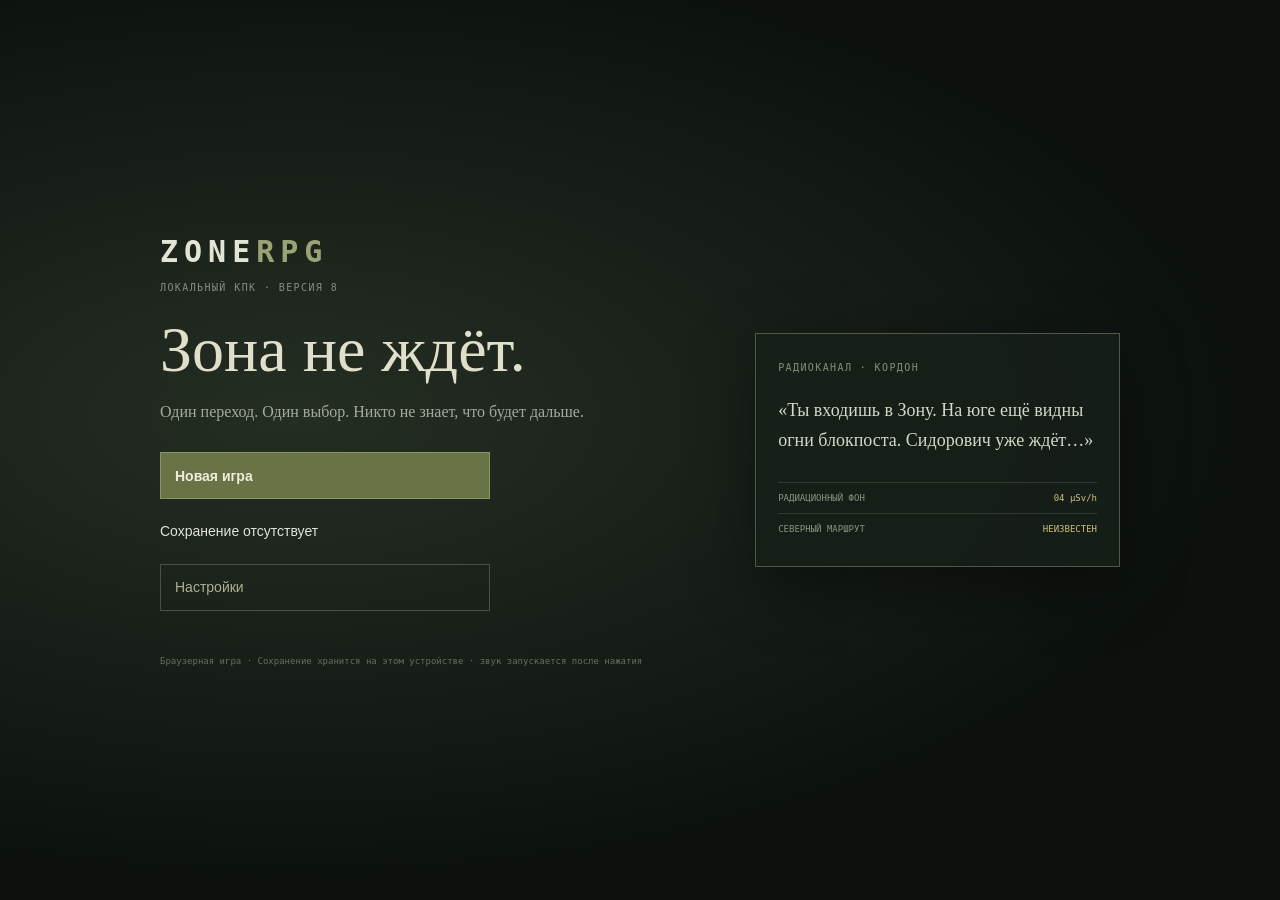
<file: index.html>
<!doctype html>
<html lang="ru">
<head>
  <meta charset="utf-8">
  <meta name="viewport" content="width=device-width, initial-scale=1, viewport-fit=cover">
  <meta name="theme-color" content="#111713">
  <meta name="description" content="ZONE RPG — короткие опасные вылазки в статической браузерной игре о Зоне.">
  <title>ZoneRPG — КПК сталкера</title>
  <link rel="icon" href="assets/favicon.svg" type="image/svg+xml">
  <link rel="stylesheet" href="style.css">
  <script defer src="items.js"></script>
  <script defer src="world.js"></script>
  <script defer src="content-v7.js"></script>
  <script defer src="content-v72.js"></script>
  <script defer src="personal-stories.js"></script>
  <script defer src="expedition.js"></script>
  <script defer src="knowledge.js"></script>
  <script defer src="state.js"></script>
  <script defer src="save.js"></script>
  <script defer src="audio.js"></script>
  <script defer src="engine.js"></script>
  <script defer src="ui.js"></script>
  <script defer src="game.js"></script>
</head>
<body>
  <div id="app" aria-live="polite"><noscript>Для игры включите JavaScript в браузере.</noscript></div>
</body>
</html>
</file>
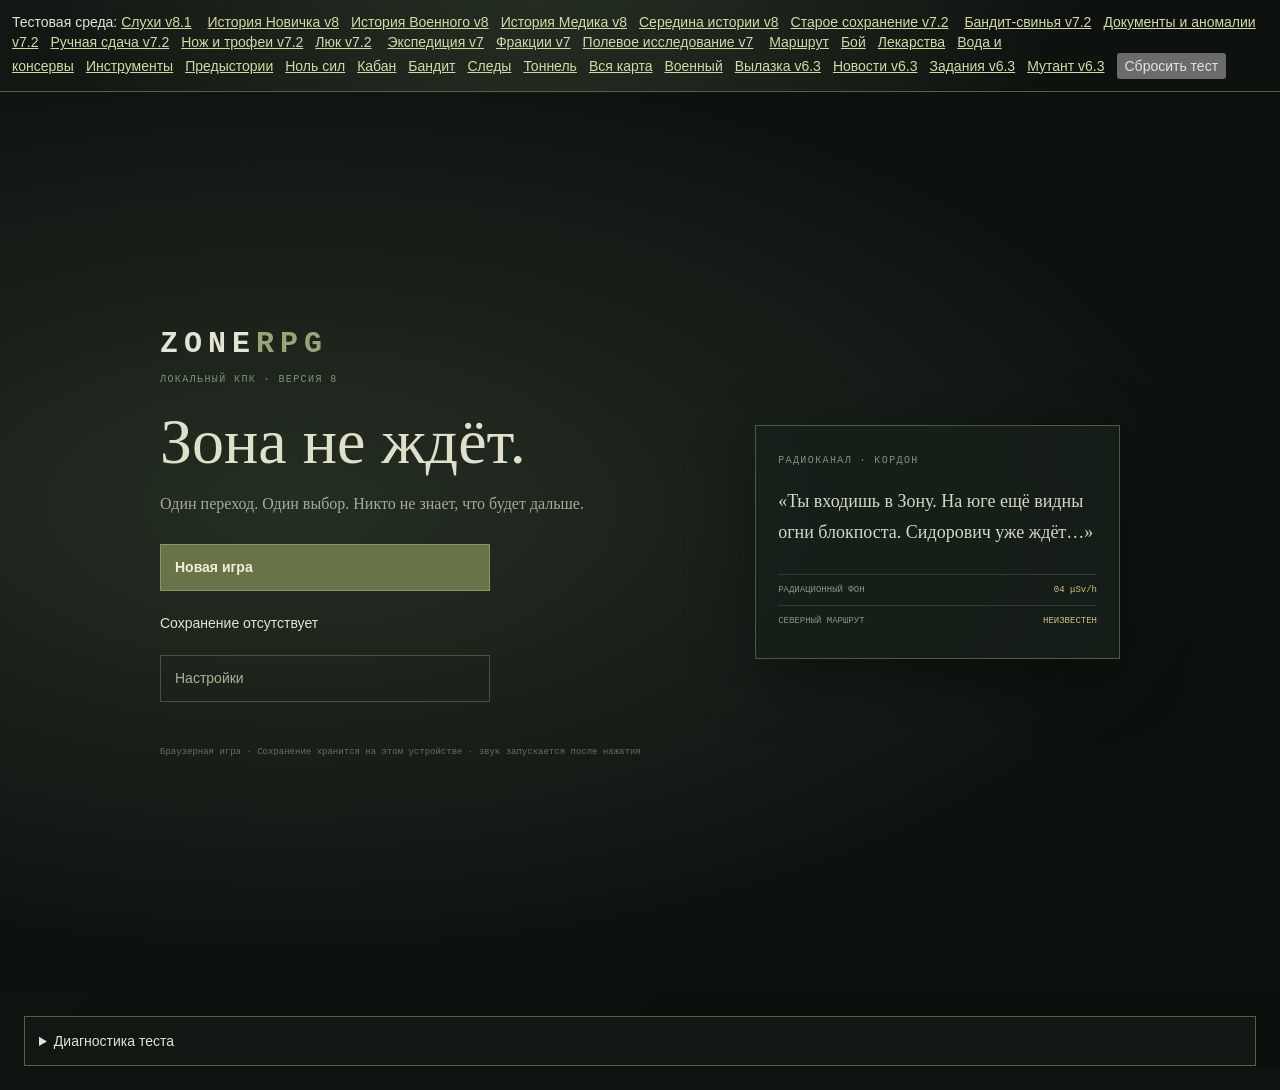
<file: tests/browser.html>
<!doctype html><html lang="ru"><head><meta charset="utf-8"><meta name="viewport" content="width=device-width,initial-scale=1"><base href="../"><title>ZoneRPG — изолированная проверка багов</title><link rel="stylesheet" href="style.css">
<script defer src="items.js"></script><script defer src="world.js"></script><script defer src="content-v7.js"></script>
  <script defer src="content-v72.js"></script>
  <script defer src="personal-stories.js"></script>
  <script defer src="expedition.js"></script>
  <script defer src="knowledge.js"></script>
  <script defer src="state.js"></script><script defer src="save.js"></script><script defer src="tests/browser-fixture.js"></script><script defer src="audio.js"></script><script defer src="engine.js"></script><script defer src="ui.js"></script><script defer src="game.js"></script>
<style>.test-toolbar{padding:12px;border-bottom:1px solid #52614a}.test-toolbar a{color:#d3d9a6;margin:0 12px 0 0}.test-report{margin:24px;padding:14px;border:1px solid #52614a;position:relative;z-index:0;background:#111713}.test-report pre{white-space:pre-wrap;overflow-wrap:anywhere}</style></head><body>
<div class="test-toolbar">Тестовая среда: <a href="tests/browser.html?scenario=v81-rumors">Слухи v8.1</a> <a href="tests/browser.html?scenario=v8-story-rookie">История Новичка v8</a><a href="tests/browser.html?scenario=v8-story-soldier">История Военного v8</a><a href="tests/browser.html?scenario=v8-story-medic">История Медика v8</a><a href="tests/browser.html?scenario=v8-middle-technician">Середина истории v8</a><a href="tests/browser.html?scenario=v8-old">Старое сохранение v7.2</a> <a href="tests/browser.html?scenario=v72-pig">Бандит-свинья v7.2</a><a href="tests/browser.html?scenario=v72-quests">Документы и аномалии v7.2</a><a href="tests/browser.html?scenario=v72-turnin">Ручная сдача v7.2</a><a href="tests/browser.html?scenario=v72-knife">Нож и трофеи v7.2</a><a href="tests/browser.html?scenario=v72-hatch">Люк v7.2</a> <a href="tests/browser.html?scenario=v7-expedition">Экспедиция v7</a><a href="tests/browser.html?scenario=v7-factions">Фракции v7</a><a href="tests/browser.html?scenario=v7-research">Полевое исследование v7</a> <a href="tests/browser.html?scenario=route">Маршрут</a><a href="tests/browser.html?scenario=combat">Бой</a><a href="tests/browser.html?scenario=medicine">Лекарства</a><a href="tests/browser.html?scenario=food">Вода и консервы</a><a href="tests/browser.html?scenario=tools">Инструменты</a><a href="tests/browser.html?scenario=polish">Предыстории</a><a href="tests/browser.html?scenario=stamina">Ноль сил</a><a href="tests/browser.html?scenario=boar">Кабан</a><a href="tests/browser.html?scenario=bandit">Бандит</a><a href="tests/browser.html?scenario=tracks">Следы</a><a href="tests/browser.html?scenario=tunnel">Тоннель</a><a href="tests/browser.html?scenario=atlas">Вся карта</a><a href="tests/browser.html?scenario=checkpoint">Военный</a><a href="tests/browser.html?scenario=session63-warehouses">Вылазка v6.3</a><a href="tests/browser.html?scenario=news63">Новости v6.3</a><a href="tests/browser.html?scenario=quests63">Задания v6.3</a><a href="tests/browser.html?scenario=mutant63">Мутант v6.3</a><button id="reset-test">Сбросить тест</button></div>
<div id="app" aria-live="polite"></div><details class="test-report"><summary>Диагностика теста</summary><pre id="test-status" role="status"></pre></details></body></html>
</file>
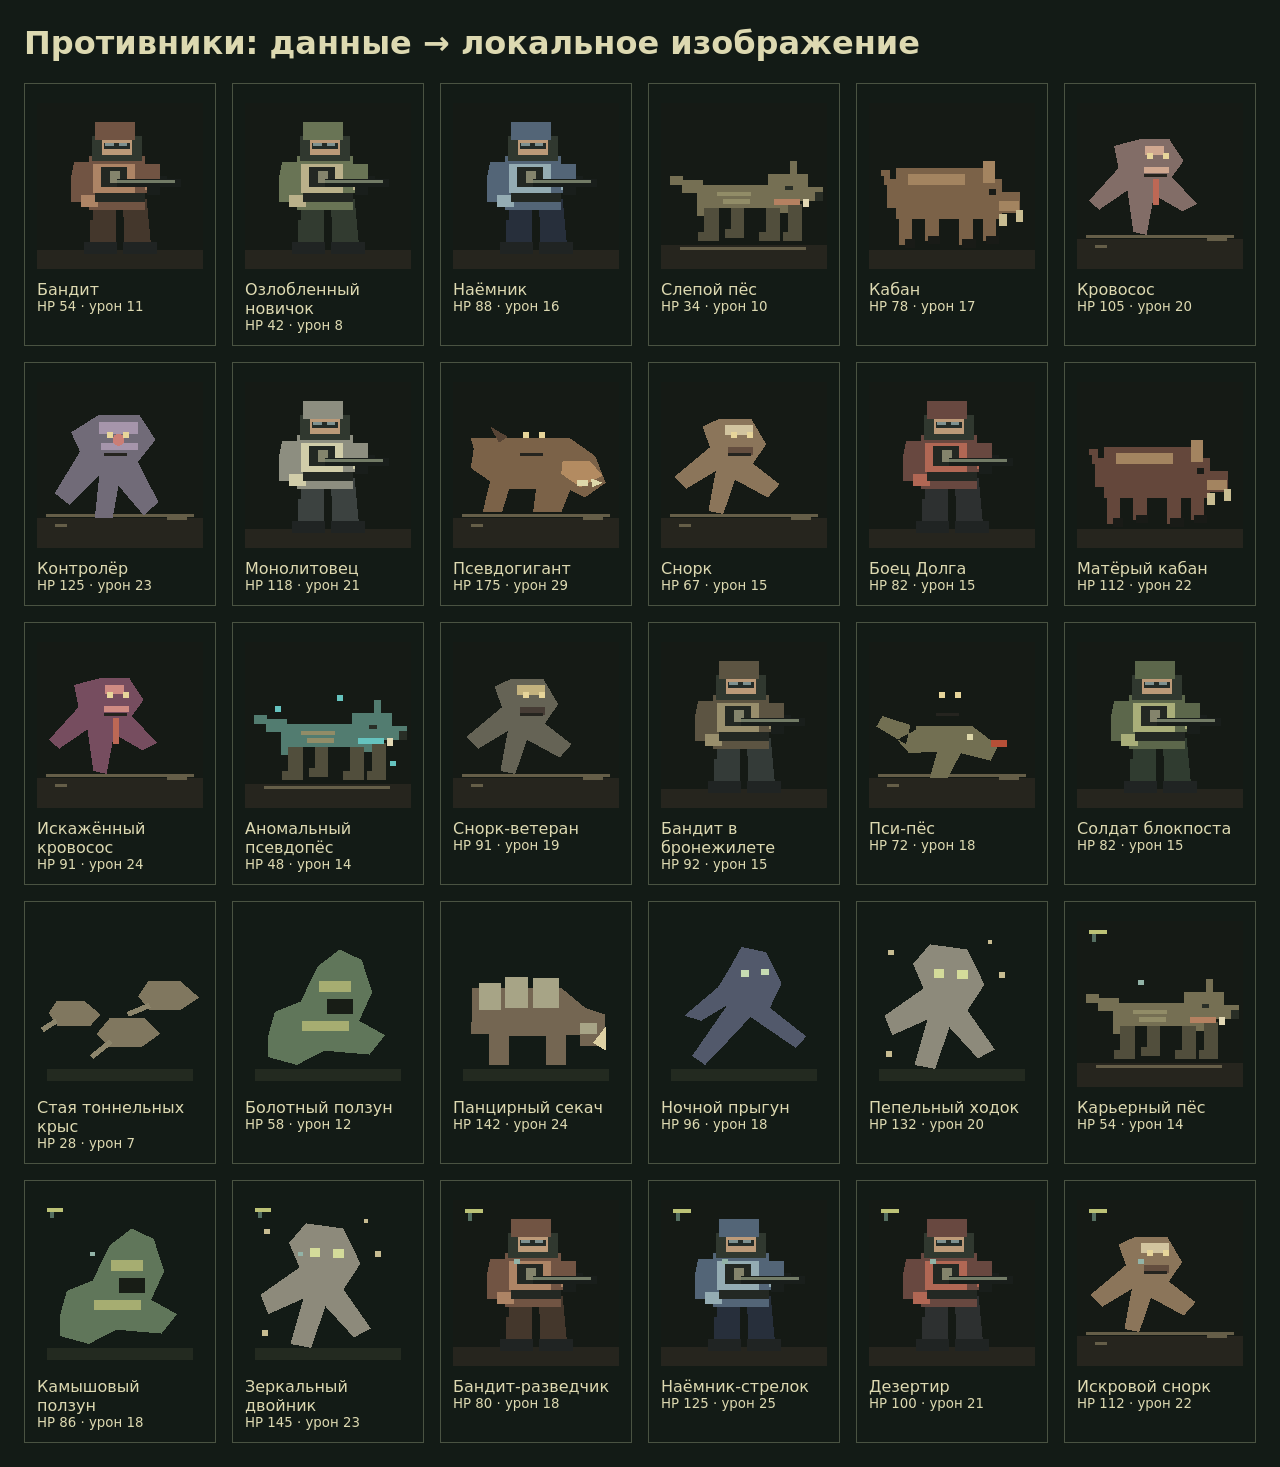
<file: tests/enemies.html>
<!doctype html><html lang="ru"><meta charset="utf-8"><meta name="viewport" content="width=device-width,initial-scale=1"><title>ZoneRPG · проверка противников</title><style>body{background:#131b16;color:#ddd9b1;font:16px system-ui;margin:24px}main{display:grid;grid-template-columns:repeat(auto-fit,minmax(190px,1fr));gap:16px}figure{margin:0;border:1px solid #4a5342;padding:12px}img{width:100%;height:180px;object-fit:contain;image-rendering:pixelated}small{display:block}</style><h1>Противники: данные → локальное изображение</h1><main id="gallery"></main><script src="../items.js"></script><script src="../world.js"></script><script src="../content-v7.js"></script><script>document.getElementById('gallery').innerHTML=Object.entries(ZoneRPGWorld.enemyTypes).map(([id,e])=>'<figure><img src="../assets/sprites/enemy-'+(e.visual||id)+'.svg" alt="'+e.name+'"><figcaption>'+e.name+'<small>HP '+e.hp+' · урон '+e.damage+'</small></figcaption></figure>').join('');</script></html>
</file>
<file: style.css>
:root{color-scheme:dark;--bg:#0e130f;--panel:#171e18;--panel2:#202920;--line:#303b30;--text:#e1e4d6;--muted:#87917e;--olive:#b6c17d;--amber:#c7a064;--red:#cb735e;--blue:#7fa2a0;--scale:1;font-family:Arial,Helvetica,sans-serif}*{box-sizing:border-box}html{min-width:320px;background:var(--bg)}body{margin:0;min-height:100vh;background:radial-gradient(ellipse at 42% -20%,#293226 0,transparent 50%),linear-gradient(135deg,#111712,#0c100d 75%);color:var(--text);font-size:calc(14px * var(--ui-scale,1));line-height:1.45}body:before{position:fixed;inset:0;z-index:-1;content:"";pointer-events:none;background:repeating-linear-gradient(0deg,transparent 0 3px,#b2c18b04 4px)}button,select{font:inherit}button{color:inherit}.game-shell{width:min(1240px,100% - 44px);margin:auto;padding-bottom:100px}.topbar{display:flex;align-items:center;gap:28px;min-height:78px;border-bottom:1px solid var(--line)}.brand{display:flex;align-items:center;gap:8px;color:#e2e6d7;text-decoration:none;font:800 14px/1 monospace;letter-spacing:.12em;white-space:nowrap}.brand-mark{display:grid;place-items:center;width:29px;height:29px;background:var(--olive);color:#182018;clip-path:polygon(0 0,100% 0,100% 73%,73% 100%,0 100%);font-size:17px}.brand-dim{color:#829077}.top-location{display:grid;gap:4px;flex:1}.top-location small,.title-copy>small,.title-brief>span{font:10px monospace;letter-spacing:.14em;color:#82907d}.top-location strong{font:600 17px Georgia,serif}.quick-nav{display:flex;gap:6px}.nav-button,.nav-menu{border:1px solid #394437;background:#182019;padding:8px 10px;color:#bac2ae;font:10px monospace;cursor:pointer}.nav-button:hover,.nav-menu:hover{border-color:var(--olive);color:#f1e9cb}.nav-menu{display:none}.status-strip{display:grid;grid-template-columns:repeat(5,minmax(88px,1fr)) 1.1fr 1.15fr;gap:8px;padding:13px 0;border-bottom:1px solid #293329}.stat-chip{position:relative;display:grid;grid-template-columns:1fr auto;align-items:center;gap:4px 6px;min-width:0;padding:7px 8px;background:#141a15;border:1px solid #242e25}.stat-chip>span{font:9px monospace;color:#8e9989;white-space:nowrap}.stat-chip>strong{font:11px monospace;color:#d6ddc8;white-space:nowrap}.stat-chip>small{grid-column:2;font:9px monospace;color:#b8c28e}.stat-chip>i{grid-column:1/-1;display:block;height:3px;background:#2b342b}.stat-chip>i>b{display:block;height:100%;background:#9fb279}.health-fill{background:#b77462!important}.stamina-fill{background:#80a989!important}.hunger-fill{background:#b8995b!important}.thirst-fill{background:#769c9f!important}.rad-fill{background:#bd7e4e!important}.money-chip,.weapon-chip{min-height:43px}.money-chip strong{color:#dcc37d}.game-main{display:grid;grid-template-columns:minmax(0,1fr) 282px;gap:17px;padding:18px 0}.primary-column,.rail{min-width:0}.ambient-line{display:flex;gap:16px;justify-content:space-between;margin:0 0 12px;padding:8px 11px;background:#141a15;border:1px solid #252e25;color:#899485;font:9px monospace;letter-spacing:.06em}.scene-card,.event-card,.combat-card{padding:24px;background:linear-gradient(130deg,#1a211b,#141a15 72%);border:1px solid #3a4638;box-shadow:0 10px 35px #0002}.scene-kicker{display:flex;align-items:center;justify-content:space-between;gap:10px;color:#98a18f;font:10px monospace;letter-spacing:.08em}.danger-pill{padding:4px 7px;background:#383222;color:#d3b777}.danger-5,.danger-6,.danger-7{background:#3a3021;color:#d49460}.danger-8,.danger-9,.danger-10{background:#432a25;color:#dc8870}.scene-card h1,.combat-card h1{margin:13px 0 9px;font:500 32px/1.15 Georgia,serif;color:#e5e1cc;letter-spacing:-.03em}.scene-card>p,.combat-note{max-width:720px;margin:0;color:#a9b09f;font-size:14px;line-height:1.8}.scene-details{display:flex;flex-wrap:wrap;gap:7px;margin:21px 0;color:#a39971;font:9px monospace;letter-spacing:.08em}.scene-details span{padding:6px 8px;border:1px solid #343d31;background:#171d17}.scene-actions{display:flex;flex-wrap:wrap;gap:8px;margin-top:18px}.primary-button,.secondary-button,.danger-button,.text-button,.choice-button,.tiny-button,.dock-button{border:1px solid #475243;background:#252f25;color:#d9dfd0;padding:11px 14px;text-align:left;cursor:pointer;transition:background .15s,border-color .15s,transform .15s}.primary-button{background:#687348;border-color:#8b9564;color:#f1edda;font-weight:700}.primary-button:hover{background:#798454}.secondary-button:hover,.tiny-button:hover,.choice-button:hover{border-color:#b5bd7d;background:#2c382b}.danger-button{background:#4a2d28;border-color:#895448}.text-button{background:transparent;color:#acb292}.text-button:hover{color:#eee7ca}.scene-actions button{min-height:44px}.explore-limit{display:block;margin-top:15px;color:#798476;font-size:10px}.event-card{border-color:#63573a;background:linear-gradient(125deg,#25241a,#171d16 75%)}.event-label,.combat-kicker{display:flex;align-items:center;gap:9px;color:#c2a96e;font:10px monospace;letter-spacing:.13em}.pulse-dot{width:7px;height:7px;border-radius:50%;background:#cbaa63;box-shadow:0 0 12px #d7b760;animation:pulse 2s infinite}.event-copy{margin:21px 0;color:#e1ddc9;font:500 19px/1.65 Georgia,serif;max-width:780px}.choice-list{display:grid;gap:7px;margin-top:18px}.choice-button{padding:13px 15px;background:#1b221b;border-color:#3e493a;font-size:13px}.choice-button:before{content:'›';margin-right:10px;color:#d0b572;font-weight:bold}.travel-event{border-color:#4b665b}.travel-event .event-label{color:#9dbd9a}.travel-event .pulse-dot{background:#91b495;box-shadow:0 0 10px #91b495}.rail{display:grid;align-content:start;gap:11px}.rail-card{padding:15px;background:#151b16;border:1px solid #2e392f}.section-heading{display:flex;align-items:center;justify-content:space-between;color:#9ca88e;font:10px monospace;letter-spacing:.11em}.section-heading button{border:0;background:none;color:#aeb67d;font:9px monospace;cursor:pointer}.gear-row{display:grid;gap:3px;padding:12px 0;border-bottom:1px solid #293329}.gear-row span,.mini-quest small{color:#758171;font:9px monospace;letter-spacing:.09em}.gear-row strong{color:#daddcb;font-size:13px}.gear-row small{color:#a4aa97;font-size:10px}.artifact-slots{display:flex;gap:6px;margin-top:10px}.artifact-slots span{flex:1;min-width:0;padding:6px 5px;border:1px dashed #434a37;text-align:center;color:#aaa67d;font-size:9px;overflow:hidden;text-overflow:ellipsis}.mini-quest{display:grid;gap:5px;padding:12px 0 3px}.mini-quest strong{color:#d8d9c8;font:13px Georgia,serif}.mini-quest small{line-height:1.6}.quiet{color:#818b7b;font-size:12px;line-height:1.6}.zone-note{display:flex;gap:10px;align-items:flex-start}.zone-note>span{color:#c39a59;font-size:19px}.zone-note p{margin:0;color:#9ba392;font-size:11px;line-height:1.6}.zone-note b{color:#c3cbab}.route-teaser{display:flex;align-items:center;justify-content:space-between;gap:12px;margin-top:12px;padding:14px 16px;background:#151b16;border:1px solid #2d382e}.route-teaser p{margin:5px 0 0;color:#9ba590;font-size:11px}.log-panel{margin-top:12px;padding:14px 16px;background:#111712;border:1px solid #252e26}.log-lines{display:grid;gap:4px;margin-top:10px}.log-lines p{margin:0;color:#788476;font-size:10px;line-height:1.55}.log-lines p.latest{color:#c0c8b4}.action-dock{position:fixed;z-index:5;left:50%;bottom:18px;transform:translateX(-50%);display:flex;gap:5px;width:max-content;max-width:calc(100vw - 22px);padding:6px;background:#141a15ed;border:1px solid #465141;box-shadow:0 10px 32px #0008;backdrop-filter:blur(10px)}.dock-button{display:flex;align-items:center;gap:6px;padding:9px 11px;background:#20281f;border-color:#303b2f;font:10px monospace}.dock-button::first-letter{color:#c4bd83}.dock-button:hover{border-color:#b5bd7d}.combat-card{border-color:#75473c;background:linear-gradient(130deg,#271e1b,#171b16)}.combat-kicker{color:#d18b72}.combat-title-row{display:flex;justify-content:space-between;align-items:end;gap:16px;margin:14px 0}.combat-title-row>div:first-child small{color:#ad8475;font:9px monospace;letter-spacing:.13em}.combat-title-row h1{margin:3px 0}.enemy-health{width:min(190px,40%);font:10px monospace;color:#d6aa96}.enemy-health i,.faction-row i{display:block;height:5px;margin-top:6px;background:#402823}.enemy-health b{display:block;height:100%;background:#bd6256}.combat-note{font-size:12px}.combat-stats{display:flex;justify-content:space-between;gap:10px;margin:16px 0;padding:10px;background:#181d18;color:#b9c0b0;font:10px monospace}.combat-actions{display:grid;grid-template-columns:repeat(2,minmax(0,1fr));gap:7px}.combat-actions button{min-height:43px}.combat-log{margin-top:15px;padding:11px 12px;background:#111612;border:1px solid #303630}.combat-log p{margin:4px 0;color:#a9b09d;font-size:11px}.overlay-shade{position:fixed;inset:0;z-index:10;display:grid;place-items:center;padding:20px;background:#080c09d9;backdrop-filter:blur(4px)}.panel-window{position:relative;width:min(780px,100%);max-height:min(86vh,860px);overflow:auto;padding:23px;background:#171e18;border:1px solid #55624f;box-shadow:0 24px 90px #000b}.panel-window-head{display:flex;align-items:center;justify-content:space-between;gap:12px;margin-bottom:15px}.panel-window-head small,.death-panel>small{color:#a6a67c;font:9px monospace;letter-spacing:.14em}.panel-window-head h2{margin:4px 0 0;font:500 26px Georgia,serif;color:#e4e2ce}.close-button{width:34px;height:34px;border:1px solid #465143;background:#202920;color:#d6d8c8;font-size:22px;cursor:pointer}.panel-window h3{margin:18px 0 8px;color:#aeb68e;font:10px monospace;letter-spacing:.11em}.panel-intro{color:#a4ad9a;font-size:12px;line-height:1.6}.panel-summary,.panel-footnote,.shop-wallet{margin-bottom:12px;padding:9px 11px;background:#20281f;color:#aeb99d;font:10px monospace}.panel-footnote{margin:14px 0 0;background:none;color:#7e8879;line-height:1.5}.item-list,.quest-list,.shop-list,.sell-list{display:grid;gap:7px}.item-row-card,.shop-row{display:flex;align-items:center;gap:12px;padding:11px;background:#20281f;border:1px solid #303b30}.item-symbol{display:grid;place-items:center;flex:0 0 38px;width:38px;height:38px;background:#303a2f;border:1px solid #414d3b;color:#d3c78e;font:18px monospace}.type-artifact{color:#d6b76c}.type-armor{color:#8ea994}.type-medicine{color:#d88d77}.item-info{flex:1;min-width:0}.item-info strong{display:block;color:#e1e1d1;font-size:12px}.item-info strong em{margin-left:7px;color:#b4c07d;font:8px monospace;font-style:normal;letter-spacing:.08em}.item-info p{margin:3px 0;color:#9ba492;font-size:10px;line-height:1.45}.item-info small{color:#788477;font:9px monospace}.item-row-actions{display:flex;flex-wrap:wrap;justify-content:flex-end;gap:5px}.tiny-button{padding:7px 9px;font-size:10px}.quest-card{display:flex;align-items:center;gap:12px;padding:12px;background:#20281f;border:1px solid #303b30}.quest-card>div:nth-child(2){flex:1}.quest-card strong{font:14px Georgia,serif;color:#e0dfcf}.quest-card p{margin:4px 0;color:#9da593;font-size:11px;line-height:1.5}.quest-card small{color:#ad9c6f;font:9px monospace}.quest-mark{display:grid;place-items:center;flex:0 0 32px;height:32px;border:1px solid #5f6246;border-radius:50%;color:#d4c782}.offer{border-style:dashed}.zone-map{position:relative;width:100%;height:clamp(280px,48vh,410px);overflow:hidden;margin:17px 0;background:radial-gradient(ellipse,#263328,#151b16 74%);border:1px solid #354235}.zone-map:before,.zone-map:after{position:absolute;content:"";background:#9a8e6240}.zone-map:before{left:0;right:0;top:52%;height:1px}.zone-map:after{top:0;bottom:0;left:48%;width:1px}.zone-map svg{position:absolute;inset:0;width:100%;height:100%;overflow:visible}.map-path{stroke:#4c5743;stroke-width:.6;stroke-dasharray:1.5 1.2}.map-path.mapped{stroke:#a2a576;stroke-width:.85;stroke-dasharray:none}.map-node{position:absolute;z-index:1;transform:translate(-50%,-50%);display:grid;gap:2px;max-width:135px;padding:6px 8px;background:#222c23;border:1px solid #627154;color:#d6ddc7;text-align:left;cursor:pointer}.map-node b{font-size:9px;white-space:nowrap}.map-node small{font:7px monospace;color:#abb18b;white-space:nowrap}.map-node.current{border-color:#e0d28d;background:#42402a;box-shadow:0 0 15px #d4ca7566}.map-node.locked{background:#151a16;border-color:#353b32;color:#6c7467}.map-node:disabled{cursor:not-allowed}.map-legend{display:flex;flex-wrap:wrap;gap:15px;color:#8c9787;font:9px monospace}.map-legend i{display:inline-block;width:7px;height:7px;margin-right:5px;border-radius:50%;background:#9fae7f}.map-legend .current-dot{background:#e1d38e}.map-legend .locked-dot{background:#555c50}.route-list{margin-top:15px}.route-row,.sell-row,.gear-select{display:flex;align-items:center;justify-content:space-between;gap:9px;padding:9px 0;border-bottom:1px solid #2c352c}.route-row>span{display:grid;gap:3px}.route-row b,.sell-row span,.gear-select span{color:#d4d9c9;font-size:11px}.route-row small,.sell-row small{color:#848e7f;font-size:9px}.disabled{opacity:.48;cursor:not-allowed}.character-summary{display:flex;align-items:center;gap:12px;padding:12px;background:#20281f}.rank-badge{display:grid;place-items:center;width:48px;height:48px;border:1px solid #98976c;color:#d1cc91;font:20px monospace}.character-summary h3{margin:0;font:16px Georgia,serif}.character-summary p{margin:4px 0 0;color:#909988;font-size:10px}.gear-select-list{display:grid;grid-template-columns:repeat(2,minmax(0,1fr));gap:0 15px}.gear-select .tiny-button{padding:5px}.two-columns{display:grid;grid-template-columns:1fr 1fr;gap:25px;margin-top:12px}.two-columns p{margin:6px 0;color:#aab09d;font-size:11px}.faction-row{display:grid;grid-template-columns:70px 1fr 32px;align-items:center;gap:7px;margin:8px 0;color:#aab19e;font-size:9px}.faction-row>div{min-width:0}.faction-row i{margin:0;background:#343a30}.faction-row i b{display:block;height:100%}.faction-row strong{text-align:right;font:10px monospace;color:#d0c88e}.shop-wallet{color:#899483}.shop-wallet b{margin-left:10px;color:#dfcc7d}.shop-row{margin:0}.sell-row{padding:8px 3px}.person-row{display:flex;align-items:center;gap:12px;padding:12px 0;border-bottom:1px solid #303a30}.npc-face{display:grid;place-items:center;flex:0 0 38px;height:38px;background:#30392d;color:#cfbf81;font-size:18px}.person-row>div:nth-child(2){flex:1}.person-row strong,.person-row small{display:block}.person-row strong{font:14px Georgia,serif}.person-row small{margin-top:3px;color:#87927f;font:9px monospace}.person-row p{margin:5px 0 0;color:#a6ad9c;font-size:10px}.setting-line{display:flex;justify-content:space-between;align-items:center;padding:14px 0;border-bottom:1px solid #303a30;color:#bdc4b3;font-size:12px}.setting-line select{padding:7px 10px;background:#202920;border:1px solid #4c5948;color:#e1e2d4}.death-panel{width:min(560px,100%);text-align:center;padding:35px}.death-panel h1{margin:8px;font:500 38px Georgia,serif;color:#e2d2bf}.death-panel>p{color:#a6a99d}.death-stats{display:grid;grid-template-columns:repeat(5,1fr);gap:6px;margin:18px 0}.death-stats span{padding:9px 4px;background:#202720;color:#899283;font:8px monospace}.death-stats b{display:block;margin-top:6px;color:#d5d7c4;font-size:11px}.title-screen{display:grid;place-items:center;min-height:100svh;padding:25px;background:radial-gradient(ellipse at 23% 46%,#252e23,#0c110e 68%)}.title-grid{display:grid;grid-template-columns:1.1fr .75fr;gap:60px;align-items:center;width:min(1000px,100%);padding:20px}.brand-large{font:800 30px monospace;letter-spacing:.2em;color:#e2e4d4}.brand-large span{color:#99a375}.title-copy>small{display:block;margin-top:13px}.title-copy h1{margin:25px 0 10px;font:500 clamp(38px,6vw,64px)/1 Georgia,serif;color:#e0dfca}.title-copy>p{max-width:460px;color:#a4ab9a;font:16px/1.7 Georgia,serif}.title-actions{display:grid;gap:8px;max-width:330px;margin-top:27px}.title-actions button{min-height:47px}.title-foot{margin-top:45px;color:#647063;font:9px monospace}.title-brief{padding:22px;background:#171f19d9;border:1px solid #4b5949;box-shadow:0 18px 60px #0006}.title-brief p{margin:18px 0 26px;color:#d3d7c6;font:18px/1.7 Georgia,serif}.brief-readout{display:flex;justify-content:space-between;gap:15px;padding:10px 0;border-top:1px solid #303a30;font:9px monospace;color:#899482}.brief-readout b{color:#d1bf7f;font-weight:400}.home-panel{padding:16px}@keyframes pulse{50%{opacity:.45;box-shadow:0 0 4px #d7b760}}body[data-motion=reduced] *,body[data-motion=reduced] *:before,body[data-motion=reduced] *:after{animation-duration:.01ms!important;transition-duration:.01ms!important}
@media(max-width:950px){.game-shell{width:calc(100% - 28px)}.status-strip{grid-template-columns:repeat(4,minmax(0,1fr))}.weapon-chip,.money-chip{grid-column:span 2}.game-main{grid-template-columns:minmax(0,1fr) 245px}.quick-nav{gap:4px}.nav-button{padding:7px}}
@media(max-width:720px){.game-shell{width:100%;padding:0 12px 95px}.topbar{min-height:65px;gap:10px}.top-location{display:none}.quick-nav{margin-left:auto}.nav-button{font-size:9px;padding:7px 8px}.status-strip{grid-template-columns:repeat(3,minmax(0,1fr));gap:5px;padding:9px 0}.stat-chip{padding:6px}.stat-chip>span{font-size:8px}.stat-chip>strong{font-size:10px}.game-main{grid-template-columns:1fr;padding-top:11px}.rail{grid-template-columns:repeat(2,minmax(0,1fr))}.zone-note{display:none}.scene-card,.event-card,.combat-card{padding:18px}.scene-card h1,.combat-card h1{font-size:27px}.event-copy{font-size:17px}.ambient-line{gap:8px;font-size:8px}.ambient-line span:last-child{display:none}.action-dock{bottom:env(safe-area-inset-bottom,10px);width:calc(100% - 14px);justify-content:space-around;gap:2px}.dock-button{display:grid;justify-items:center;gap:1px;flex:1;min-width:0;padding:7px 2px;font-size:8px;text-align:center}.dock-button::first-letter{font-size:15px}.panel-window{padding:17px;max-height:90svh}.title-screen{padding:18px}.title-grid{grid-template-columns:1fr;gap:28px;max-width:510px;padding:0}.title-copy h1{margin-top:18px}.title-foot{margin-top:22px}.title-brief{padding:16px}.title-brief p{font-size:15px;margin:11px 0 17px}.zone-map{height:320px}.map-node{max-width:103px;padding:5px}.map-node b{font-size:8px}.map-node small{font-size:6px}}
@media(max-width:430px){.game-shell{padding-left:8px;padding-right:8px}.brand{font-size:11px}.brand-mark{width:25px;height:25px}.nav-button{padding:7px 6px}.nav-button:nth-child(2){display:none}.status-strip{grid-template-columns:repeat(2,minmax(0,1fr))}.stat-chip{min-height:45px}.stat-chip.money-chip,.stat-chip.weapon-chip{grid-column:span 1}.rail{grid-template-columns:1fr}.quest-highlight{display:none}.combat-actions{grid-template-columns:1fr 1fr}.combat-stats{font-size:8px}.scene-details{gap:4px}.scene-details span{font-size:8px;padding:5px}.route-teaser{padding:11px}.route-teaser .secondary-button{padding:9px}.action-dock{bottom:calc(env(safe-area-inset-bottom,0px) + 4px)}.dock-button{font-size:7px}.gear-select-list{grid-template-columns:1fr}.two-columns{grid-template-columns:1fr;gap:10px}.death-stats{grid-template-columns:repeat(3,1fr)}.item-row-card,.shop-row{align-items:flex-start;flex-wrap:wrap}.item-info{min-width:calc(100% - 55px)}.item-row-actions{width:100%;justify-content:flex-start;padding-left:49px}.map-node{max-width:83px;padding:4px}.map-node b{font-size:7px}.map-node small{font-size:5px}.map-legend{gap:8px;font-size:8px}}

.event-return{margin-top:12px;padding:8px 12px;border:1px solid #3d4938;background:#182019;color:#9ba38d;font-size:11px}.event-return:hover{border-color:#78865d;color:#e7dfc2}
.combat-arena{position:relative;overflow:hidden}.combat-opponent{display:grid;grid-template-columns:minmax(0,1fr) minmax(170px,.7fr);align-items:center;gap:12px}.sprite-stage{position:relative;display:grid;place-items:center;min-height:190px;overflow:hidden;background:radial-gradient(ellipse at 50% 75%,#62624655,transparent 62%),linear-gradient(180deg,#171c17,#22271e 72%,#343125);border:1px solid #49453a}.sprite-stage:after{content:"";position:absolute;left:8%;right:8%;bottom:22px;height:1px;background:#a19a6e55}.enemy-sprite{width:min(100%,210px);height:185px;object-fit:contain;image-rendering:pixelated;filter:drop-shadow(0 12px 10px #0009);animation:enemy-idle 2.8s ease-in-out infinite}.sprite-caption{position:absolute;bottom:7px;z-index:1;color:#b4a980;font:9px monospace;letter-spacing:.12em}.combat-player{display:flex;align-items:center;gap:15px;margin:15px 0;padding:10px 13px;background:#111713;border:1px solid #333c32}.player-sprite{width:55px;height:74px;object-fit:contain;image-rendering:pixelated}.player-combat-stats{display:grid;flex:1;gap:4px;color:#c2c9b7;font:9px monospace}.player-combat-stats>i,.player-combat-stats>i>b{display:block;height:4px;background:#333a31}.player-combat-stats>i>b{background:#90a777}.player-combat-stats>span{margin-top:5px;color:#d0c487}.combat-fire{box-shadow:inset 0 0 0 1px #db9b7066}.combat-arena[data-enemy="boar"] .sprite-stage{background:radial-gradient(ellipse at 50% 75%,#77613d77,transparent 65%),linear-gradient(180deg,#191b15,#30271d)}.combat-arena[data-enemy="bloodsucker"] .sprite-stage,.combat-arena[data-enemy="controller"] .sprite-stage{background:radial-gradient(ellipse at 50% 70%,#74474666,transparent 65%),linear-gradient(180deg,#171719,#292020)}.combat-log p:first-child{color:#e0d09a}.profile-sprite{width:58px;height:78px;object-fit:contain;image-rendering:pixelated;background:#121712;border:1px solid #41483a}.journal-list{display:grid;gap:8px}.journal-entry{padding:11px 13px;background:#20281f;border-left:2px solid #ac9e65}.journal-entry small{color:#a49b70;font:9px monospace}.journal-entry p{margin:5px 0 0;color:#d1d5c5;font:14px/1.6 Georgia,serif}.weight-warning{color:#e2a071!important;border-color:#9a5948!important;animation:warning-pulse 1.8s ease-in-out infinite}.stat-chip:has(.hunger-fill) strong,.stat-chip:has(.thirst-fill) strong{transition:color .25s}.stat-chip:has(.hunger-fill) strong:after,.stat-chip:has(.thirst-fill) strong:after{content:""}.screen-fx{position:fixed;z-index:8;inset:0;pointer-events:none;border:0 solid transparent;transition:box-shadow .25s,background .25s}.screen-fx~.game-shell{position:relative}.feedback-damage .screen-fx{box-shadow:inset 0 0 8vw 2vw #a51f1f7a}.feedback-shot .combat-arena{animation:shot-kick .12s ease-out}.feedback-hit .sprite-stage{animation:hit-flash .2s ease-out}.feedback-rare .screen-fx{box-shadow:inset 0 0 0 3px #d8bb7166,0 0 80px #d8bb7122}.feedback-rare .event-card{animation:rare-pulse .65s ease-in-out}.topbar .nav-button:focus-visible,.action-dock button:focus-visible,button:focus-visible{outline:2px solid #d9c77d;outline-offset:2px}.person-actions{display:flex;flex-wrap:wrap;gap:5px}.person-actions .tiny-button{padding:6px 8px}.map-node{width:min(132px,17vw);min-height:39px;box-shadow:0 3px 9px #0007}.map-node b,.map-node small{overflow:hidden;text-overflow:ellipsis}.map-node b{white-space:normal;line-height:1.15}.map-node small{white-space:nowrap}.map-path{stroke-width:.45}.map-path.mapped{stroke-width:.75}.stat-chip:has(.hunger-fill)>i>b{transition:width .28s}.stat-chip:has(.thirst-fill)>i>b{transition:width .28s}.stat-chip:has(.rad-fill)>i>b{transition:width .28s}.status-strip .stat-chip:has(.health-fill){transition:filter .2s}.status-strip .stat-chip:has(.rad-fill)>strong{transition:color .2s}body[data-rad=high] .status-strip .stat-chip:has(.rad-fill){border-color:#845346;box-shadow:0 0 13px #a24b2b22}body[data-hunger=high] .status-strip .stat-chip:has(.hunger-fill),body[data-thirst=high] .status-strip .stat-chip:has(.thirst-fill){border-color:#92734c;animation:warning-pulse 2.2s ease-in-out infinite}body[data-overweight=true] .status-strip .money-chip{border-color:#9a5948}.game-shell:after{content:"";position:fixed;z-index:9;inset:0;pointer-events:none;transition:box-shadow .25s}body[data-hp=low] .game-shell:after{box-shadow:inset 0 0 9vmin 1.5vmin #9c29232c}body[data-hp=critical] .game-shell:after{box-shadow:inset 0 0 13vmin 2vmin #b21d2566;animation:critical-pulse 1.7s ease-in-out infinite}body[data-rad=high] .game-shell{filter:saturate(.88)}@keyframes enemy-idle{50%{transform:translateY(-4px)}}@keyframes shot-kick{45%{transform:translateX(-3px)}}@keyframes hit-flash{35%{filter:brightness(1.8) sepia(.35)}}@keyframes rare-pulse{50%{filter:brightness(1.25);box-shadow:0 0 34px #d8bb7130}}@keyframes warning-pulse{50%{filter:brightness(1.18)}}@keyframes critical-pulse{50%{box-shadow:inset 0 0 17vmin 3vmin #b21d2548}}
@media(max-width:720px){.combat-opponent{grid-template-columns:1fr}.sprite-stage{min-height:165px;grid-row:1}.enemy-sprite{height:155px;width:180px}.combat-title-row{align-items:center}.map-node{width:19vw;min-height:34px;padding:4px}.map-node b{font-size:7px}.map-node small{font-size:5px}.map-path{stroke-width:.6}.person-row{align-items:flex-start;flex-wrap:wrap}.person-row>div:nth-child(2){min-width:calc(100% - 65px)}.person-actions{width:100%;margin-left:50px}.player-combat-stats{font-size:8px}}
@media(max-width:430px){.combat-opponent{gap:8px}.combat-player{gap:8px;padding:8px}.player-sprite{width:42px;height:62px}.combat-log{padding:8px}.map-node{width:21vw;min-height:31px}.zone-map{height:360px}.profile-sprite{width:48px;height:66px}}
body[data-event-rare=true] .event-card{border-color:#a58e58;box-shadow:0 0 30px #b99a4730,0 10px 35px #0004}body[data-event-rare=true] .event-label{color:#e0ca83}body[data-event-rare=true] .event-card .pulse-dot{background:#f0da8f;box-shadow:0 0 17px #f0da8f;animation:pulse .7s infinite}.travel-transition .game-shell{animation:travel-in .54s ease-out}.combat-start .combat-arena{animation:combat-in .42s cubic-bezier(.2,.8,.3,1)}.feedback-loot .log-panel{animation:loot-glow .55s ease-out}.npc-face img{width:34px;height:34px;object-fit:contain;image-rendering:pixelated}.npc-face{overflow:hidden}.event-card .choice-button:active,.primary-button:active,.secondary-button:active,.tiny-button:active{transform:translateY(1px) scale(.99)}@keyframes travel-in{0%{opacity:.55;filter:brightness(1.7);transform:translateY(5px)}100%{opacity:1;filter:none;transform:none}}@keyframes combat-in{0%{opacity:.5;transform:scale(.985);filter:contrast(1.3)}100%{opacity:1;transform:scale(1);filter:none}}@keyframes loot-glow{50%{border-color:#bb9e52;box-shadow:0 0 22px #bc9a4333}}
.item-symbol{background-position:center;background-repeat:no-repeat;background-size:contain;color:transparent!important;text-shadow:none!important}.item-symbol.type-artifact{filter:drop-shadow(0 0 5px #d9c77c66)}
.level-chip i{height:3px;background:#252b25}.level-chip i b{display:block;height:100%;background:#c0a65b}.status-strip .level-chip{min-width:105px}

.attribute-grid,.mastery-grid{display:grid;grid-template-columns:repeat(auto-fit,minmax(145px,1fr));gap:8px;margin:10px 0 18px}.attribute-row,.mastery-grid span{display:flex;align-items:center;justify-content:space-between;gap:8px;padding:9px 10px;border:1px solid #394238;background:#101511}.xp-meter{display:grid;gap:6px;margin:8px 0 18px;font-size:.78rem;color:#c3c79f}.xp-meter i{height:5px;background:#252b25}.xp-meter b{display:block;height:100%;background:#c0a65b}.level-up .panel-window{animation:levelPulse .7s ease-out}.event-return{margin-top:12px}@keyframes levelPulse{50%{box-shadow:0 0 28px #c4a44c88}}@media(max-width:700px){.zone-map{height:auto;min-height:0;display:grid;grid-template-columns:repeat(2,minmax(0,1fr));gap:6px;padding:8px}.zone-map>svg{display:none}.zone-map .map-node{position:relative;left:auto!important;top:auto!important;transform:none;width:100%;max-width:none;min-height:40px;box-sizing:border-box}.map-node b{font-size:9px}.map-node small{font-size:7px}}
.item-icon{display:block;width:34px;height:34px;object-fit:contain;image-rendering:pixelated;filter:drop-shadow(0 2px 2px #0006)}.item-symbol{overflow:hidden}.item-symbol .item-icon{width:32px;height:32px}.event-art{display:block;width:100%;height:clamp(88px,17vw,150px);margin:14px 0 4px;object-fit:cover;image-rendering:pixelated;border:1px solid #56563e;background:#171b16;filter:saturate(.76)}.event-history{display:grid;gap:3px;margin:-6px 0 12px;padding:8px 10px;border-left:2px solid #756d48;background:#171d17;color:#899382;font:10px/1.45 monospace}.event-history span{overflow:hidden;text-overflow:ellipsis;white-space:nowrap}.event-rewards{display:flex;align-items:center;flex-wrap:wrap;gap:6px;margin:10px 0;padding:9px;background:#252b20;border:1px solid #786d45;color:#d8d4b6;font:10px monospace}.event-rewards b{flex:0 0 100%;color:#dfc879;font-size:9px;letter-spacing:.12em}.event-rewards span{padding:4px 6px;background:#1a211a}.event-result-actions{display:flex;flex-wrap:wrap;gap:8px}.event-result-actions .choice-button{flex:1 1 180px;min-width:0;min-height:48px;text-align:center}.event-card{animation:event-arrive .18s ease-out both}.sprite-stage{background-position:center;background-size:cover;background-repeat:no-repeat}.combat-arena[data-background="forest"] .sprite-stage{border-color:#4e6549}.combat-arena[data-background="industrial"] .sprite-stage{border-color:#6b654b}.combat-arena[data-background="tunnel"] .sprite-stage{border-color:#55645d}.combat-arena[data-background="swamp"] .sprite-stage{border-color:#52796a}.combat-arena[data-background="village"] .sprite-stage{border-color:#736447}.combat-arena[data-background="warehouse"] .sprite-stage{border-color:#64614c}.item-row-card .item-symbol,.shop-row .item-symbol{background-image:none!important}
@keyframes event-arrive{from{opacity:.55;transform:translateY(5px)}to{opacity:1;transform:translateY(0)}}
@media(max-width:620px){.game-shell{width:calc(100% - 22px);padding-bottom:112px}.topbar{gap:10px}.action-dock{left:10px;right:10px;bottom:max(8px,env(safe-area-inset-bottom));width:auto;max-width:none;transform:none;display:grid;grid-template-columns:repeat(6,minmax(0,1fr));gap:3px;padding:5px}.dock-button{justify-content:center;min-width:0;padding:8px 2px;font-size:8px;line-height:1.15;white-space:nowrap}.event-art{height:92px}.event-result-actions .choice-button{flex-basis:calc(50% - 4px)}}
@media(prefers-reduced-motion:reduce){.event-card{animation:none}}

/* Focused polish: readable routes, touch-friendly stat help, and starting histories. */
.background-grid{display:grid;grid-template-columns:repeat(2,minmax(0,1fr));gap:12px}.background-card{border:1px solid var(--line);padding:14px;background:var(--panel)}.background-card p{min-height:56px;color:var(--muted)}.background-card button{width:100%}
.attribute-row{position:relative;flex-wrap:wrap}.stat-info summary{cursor:pointer;width:23px;height:23px;text-align:center;border:1px solid var(--line);border-radius:50%;color:var(--olive);list-style:none}.stat-info summary::-webkit-details-marker{display:none}.stat-info p{position:absolute;left:0;right:0;top:100%;z-index:4;margin:0;padding:12px;border:1px solid var(--olive);background:#141b15;box-shadow:0 8px 25px #0009;font-size:12px;color:var(--text)}
.quest-origin{color:var(--muted);font-size:11px!important}.zone-map{height:520px}.zone-map:before,.zone-map:after{display:none}.map-node{width:26%;max-width:160px}.map-node b{font-size:10px}.map-path{stroke:#586552;stroke-width:.22;stroke-dasharray:none;opacity:.4;vector-effect:non-scaling-stroke;stroke-width:1px}.map-path.adjacent{opacity:1;stroke:#d1bc75;stroke-width:2px}.map-path.mapped:not(.adjacent){opacity:.65;stroke-width:1px}button:disabled{opacity:.65;cursor:not-allowed}
@media(max-width:600px){.background-grid{grid-template-columns:1fr}.background-card p{min-height:0}.zone-map{height:auto}.zone-map .map-node{width:100%;max-width:none}.map-node b{font-size:10px}}

/* v6.3: session and quest status explanations */
.event-session{font-size:.8rem;color:var(--text-muted,#a8ad98);border-left:2px solid #788552;padding:.6rem .8rem;line-height:1.6}.quest-status{font-size:.8rem;color:#c3cf91}.background-card small{display:block;color:#b0ba99;line-height:1.6;margin-bottom:12px}.background-card{display:flex;flex-direction:column}.background-card button{margin-top:auto}.event-copy{white-space:pre-line}

/* v7: expedition decisions remain equal and readable on narrow PDA screens. */
.event-result-actions{display:flex;align-items:stretch;gap:10px}
.event-result-actions>.choice-button{flex:1;width:0;min-height:52px;margin:0;padding:12px 8px}
.faction-card{border:1px solid #51583e;padding:16px;margin-bottom:12px;background:#171f18}
.faction-card h3{color:#c6ce85;margin-top:0}
.zone-map{min-height:640px}
.zone-map .map-node{width:17%;max-width:150px;font-size:11px}
@media(max-width:600px){.zone-map{min-height:0}.zone-map .map-node{width:auto;max-width:none;font-size:12px}.event-result-actions>.choice-button{font-size:12px}}

.faction-symbol{width:32px;height:32px;vertical-align:middle;image-rendering:pixelated}.preparation-note{font-size:12px;color:#b8c19a;border-left:2px solid #a8ad6b;padding-left:10px}

.encyclopedia-portrait{width:96px;height:96px;object-fit:contain;float:right;image-rendering:pixelated}.journal-entry:after{content:"";display:block;clear:both}

/* Stable global navigation and secondary PDA panels. */
.menu-actions{display:grid;grid-template-columns:repeat(2,minmax(0,1fr));gap:10px;margin-top:16px}.menu-actions>button{width:100%;min-width:0;min-height:48px;margin:0;white-space:normal;overflow-wrap:anywhere}.action-dock{z-index:20}.dock-button{min-height:48px}.overlay-shade{padding-bottom:calc(106px + env(safe-area-inset-bottom))}.panel-window{max-height:calc(100dvh - 150px)}.map-travel-warning{padding:12px;border:1px solid #a08b48;border-radius:8px;color:#e2ce8a;background:#24271b}.dock-button:disabled{opacity:.5;cursor:not-allowed}
@media(max-width:720px){.overlay-shade{padding:12px 12px calc(98px + env(safe-area-inset-bottom))}.panel-window{max-height:calc(100dvh - 128px)}}
@media(max-width:540px){.menu-actions{grid-template-columns:minmax(0,1fr);gap:10px}.dock-button{min-height:48px}}

/* v7.2: compact dock only; More retains its 48px menu targets. */
.action-dock .dock-button{min-height:36px;padding-top:6px;padding-bottom:6px;gap:3px}
@media(max-width:720px){.action-dock .dock-button{min-height:44px;padding-top:4px;padding-bottom:4px;gap:2px}}

/* Personal stories inherit the PDA layout and touch targets. */
.story-hint,.story-summary{padding:12px;border:1px solid #677456;background:#1c271d;margin:8px 0;overflow-wrap:anywhere}.story-hint .secondary-button{width:100%;margin-top:8px}.story-theme{color:#d1c48b}.story-person{display:flex;gap:12px;align-items:center;padding:10px 0;border-bottom:1px solid #394735}.story-person img{width:48px;height:60px;image-rendering:pixelated}.story-person div{min-width:0;overflow-wrap:anywhere}.story-decisions{padding-left:20px;overflow-wrap:anywhere}.story-decisions li{margin-bottom:8px}
</file>
